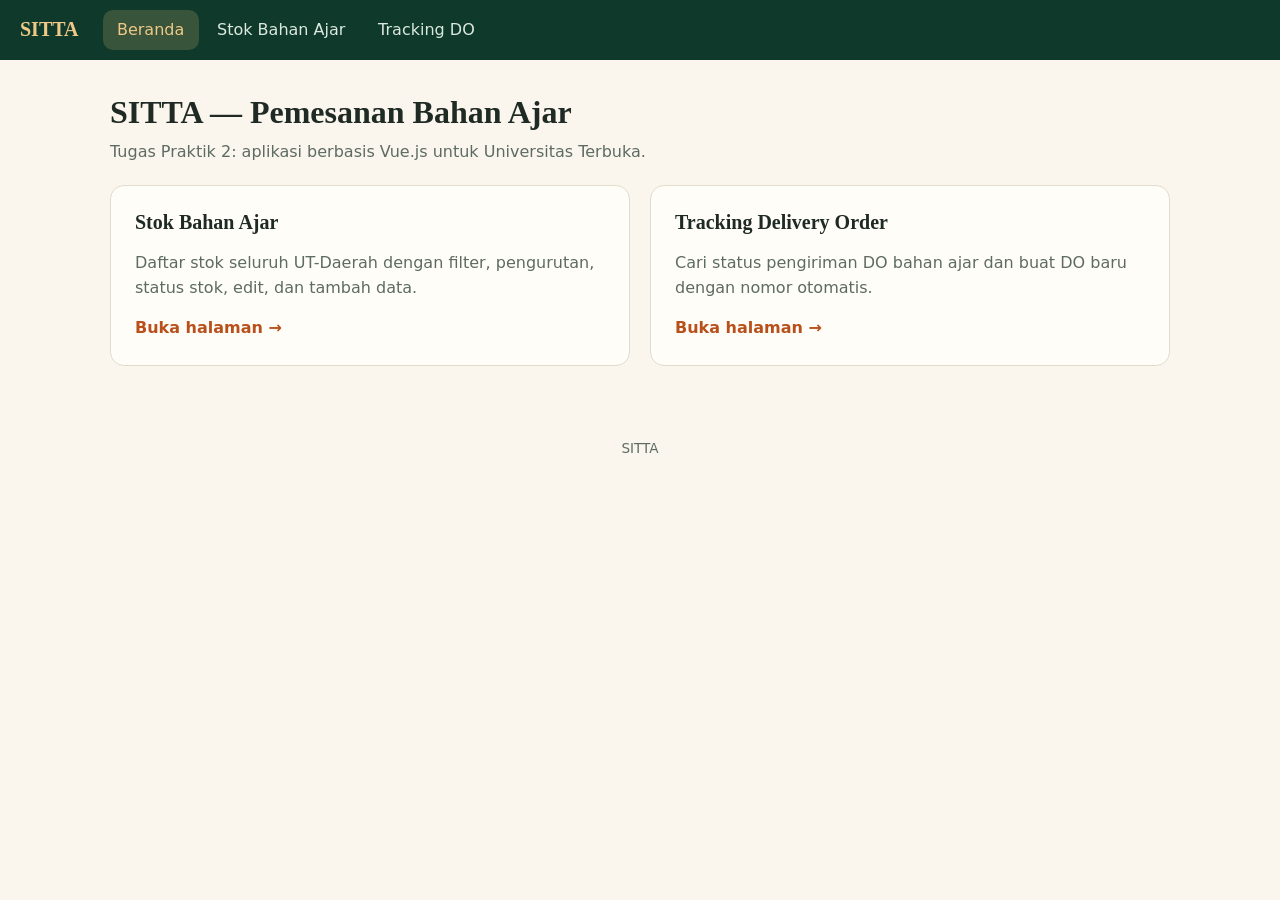
<file: index.html>
<!DOCTYPE html>
<html lang="id">
<head>
  <meta charset="UTF-8">
  <meta name="viewport" content="width=device-width, initial-scale=1">
  <title>SITTA — Beranda</title>
  <link rel="stylesheet" href="css/style.css">
</head>
<body>
  <header class="topbar">
    <a class="brand" href="index.html">SITTA</a>
    <nav aria-label="Navigasi utama">
      <a href="index.html" aria-current="page">Beranda</a>
      <a href="stok.html">Stok Bahan Ajar</a>
      <a href="tracking.html">Tracking DO</a>
    </nav>
  </header>

  <main class="container">
    <div class="page-head">
      <h1>SITTA — Pemesanan Bahan Ajar</h1>
      <p>Tugas Praktik 2: aplikasi berbasis Vue.js untuk Universitas Terbuka.</p>
    </div>

    <section class="menu-grid" aria-label="Menu halaman">
      <a class="menu-card" href="stok.html">
        <h2>Stok Bahan Ajar</h2>
        <p>Daftar stok seluruh UT-Daerah dengan filter, pengurutan, status stok, edit, dan tambah data.</p>
        <span class="menu-go">Buka halaman &rarr;</span>
      </a>
      <a class="menu-card" href="tracking.html">
        <h2>Tracking Delivery Order</h2>
        <p>Cari status pengiriman DO bahan ajar dan buat DO baru dengan nomor otomatis.</p>
        <span class="menu-go">Buka halaman &rarr;</span>
      </a>
    </section>
  </main>

  <footer>SITTA</footer>
</body>
</html>
</file>
<file: css/style.css>
/* =========================================================
   style.css — CSS ringan untuk SITTA Vue (Tugas Praktik 2)
   Tema "Hutan & Terakota"
   ========================================================= */
:root {
  --ink: #1f2a24;
  --ink-soft: #5d6b62;
  --forest: #1f5c46;
  --forest-deep: #0f3a2b;
  --accent: #b9501b;
  --accent-deep: #9c4112;
  --sand: #f0c987;
  --paper: #faf6ee;
  --white: #fffdf8;
  --line: #e3dccc;
  --hijau: #1d7a4a;
  --oranye: #c76a00;
  --merah: #c0392b;
  --radius: 14px;
  font-family: "Segoe UI", system-ui, -apple-system, Arial, sans-serif;
}

*, *::before, *::after { box-sizing: border-box; }
body { margin: 0; background: var(--paper); color: var(--ink); line-height: 1.55; font-size: 16px; }
h1, h2, h3 { font-family: Georgia, "Times New Roman", serif; line-height: 1.25; margin: 0 0 .5rem; }
h2 { font-size: 1.25rem; }
a { color: var(--forest); }
[hidden], [v-cloak] { display: none !important; }
:focus-visible { outline: 3px solid var(--accent); outline-offset: 2px; }

/* ---------- Navigasi ---------- */
.topbar { background: var(--forest-deep); display: flex; flex-wrap: wrap; align-items: center; gap: .5rem 1.5rem; padding: .6rem 1.25rem; }
.brand { font-family: Georgia, serif; font-weight: 700; font-size: 1.25rem; color: var(--sand); text-decoration: none; }
.topbar nav { display: flex; flex-wrap: wrap; gap: .25rem; }
.topbar nav a { color: #dbe8e0; text-decoration: none; padding: .5rem .9rem; border-radius: 10px; }
.topbar nav a:hover { background: rgba(255,255,255,.1); }
.topbar nav a[aria-current="page"] { background: rgba(240,201,135,.18); color: var(--sand); }

/* ---------- Tata letak umum ---------- */
.container { max-width: 1100px; margin: 0 auto; padding: 2rem 1.25rem 3rem; }
.page-head { margin-bottom: 1.25rem; }
.page-head h1 { font-size: 2rem; }
.page-head p { color: var(--ink-soft); margin: 0; }
.panel { background: var(--white); border: 1px solid var(--line); border-radius: var(--radius); padding: 1.25rem 1.5rem; margin-bottom: 1.25rem; }
.panel-head { display: flex; justify-content: space-between; align-items: center; gap: 1rem; flex-wrap: wrap; }
footer { text-align: center; color: var(--ink-soft); font-size: .85rem; padding: 1.5rem; }

/* ---------- Menu beranda ---------- */
.menu-grid { display: grid; grid-template-columns: repeat(auto-fit, minmax(280px, 1fr)); gap: 1.25rem; }
.menu-card { display: block; background: var(--white); border: 1px solid var(--line); border-radius: var(--radius); padding: 1.5rem; text-decoration: none; color: inherit; transition: transform .15s, box-shadow .15s; }
.menu-card:hover { transform: translateY(-3px); box-shadow: 0 10px 24px rgba(31,42,36,.1); }
.menu-card p { color: var(--ink-soft); }
.menu-go { color: var(--accent); font-weight: 700; }

/* ---------- Tombol & form ---------- */
.btn { border: 0; border-radius: 10px; padding: .6rem 1.2rem; font: inherit; font-weight: 700; cursor: pointer; }
.btn-primary { background: var(--accent); color: #fff; }
.btn-primary:hover { background: var(--accent-deep); }
.btn-secondary { background: var(--forest); color: #fff; }
.btn-secondary:hover { background: var(--forest-deep); }
.btn:disabled { opacity: .45; cursor: not-allowed; }
.btn-link { background: none; border: 0; color: var(--forest); font: inherit; font-weight: 600; cursor: pointer; padding: .15rem .35rem; }
.btn-link:hover { text-decoration: underline; }

.field { display: flex; flex-direction: column; gap: .3rem; margin-bottom: 1rem; }
.field label { font-weight: 600; font-size: .92rem; }
input, select { font: inherit; padding: .55rem .7rem; border: 1.5px solid var(--line); border-radius: 10px; background: #fff; color: var(--ink); min-width: 0; }
input:focus, select:focus { border-color: var(--forest); }
input[readonly] { background: #f1ece0; }
.salah { border-color: var(--merah); }
.err { color: var(--merah); font-size: .85rem; }
.peringatan { color: var(--oranye); font-size: .85rem; }
.hint-kecil { color: var(--ink-soft); font-size: .9rem; margin: .25rem 0 0; }
.inline { display: flex; gap: .5rem; flex-wrap: wrap; }
.inline > * { flex: 1 1 auto; }
.form-grid { display: grid; grid-template-columns: repeat(auto-fit, minmax(210px, 1fr)); gap: 0 1rem; align-items: start; }
.field.lebar { grid-column: 1 / -1; }
.form-aksi { display: flex; gap: .75rem; flex-wrap: wrap; margin-top: .5rem; }
.petunjuk { background: #eef5f0; border-left: 4px solid var(--forest); padding: .5rem .8rem; border-radius: 0 8px 8px 0; margin: .25rem 0 1rem; }
.dua-kolom { display: grid; grid-template-columns: 1fr 1fr; gap: 0 1rem; }

/* ---------- Filter ---------- */
.filter-grid { display: grid; grid-template-columns: repeat(auto-fit, minmax(220px, 1fr)); gap: 0 1rem; align-items: start; }
.filter-aksi { display: flex; justify-content: space-between; align-items: center; gap: 1rem; flex-wrap: wrap; margin-top: .25rem; }
.cek { display: flex; align-items: center; gap: .5rem; font-weight: 600; cursor: pointer; }
.cek input { width: 1.1rem; height: 1.1rem; }

/* ---------- Ringkasan & status ---------- */
.ringkasan { display: grid; grid-template-columns: repeat(3, 1fr); gap: 1rem; margin-bottom: 1.25rem; }
.kartu { background: var(--white); border: 1px solid var(--line); border-radius: var(--radius); padding: .9rem 1.1rem; border-left-width: 6px; }
.kartu strong { display: block; font-size: 1.8rem; line-height: 1.1; }
.kartu.aman { border-left-color: var(--hijau); }  .kartu.aman strong { color: var(--hijau); }
.kartu.menipis { border-left-color: var(--oranye); } .kartu.menipis strong { color: var(--oranye); }
.kartu.kosong { border-left-color: var(--merah); } .kartu.kosong strong { color: var(--merah); }

.status { font-weight: 700; white-space: nowrap; }
.status.aman { color: var(--hijau); }
.status.menipis { color: var(--oranye); }
.status.kosong { color: var(--merah); }
.status.info { color: var(--forest); }

.alert { background: #fff1e0; border: 1px solid #f0c48a; color: #8a4b00; padding: .75rem 1rem; border-radius: 10px; margin-bottom: 1rem; }
.toast { background: var(--forest); color: #fff; padding: .7rem 1rem; border-radius: 10px; margin-bottom: 1rem; }

/* ---------- Tabel ---------- */
.table-wrap { overflow-x: auto; }
table { width: 100%; border-collapse: collapse; font-size: .93rem; }
th, td { text-align: left; padding: .65rem .8rem; border-bottom: 1px solid var(--line); white-space: nowrap; vertical-align: top; }
td.wrap { white-space: normal; min-width: 170px; }
th { background: var(--forest-deep); color: #fff; font-weight: 600; }
td.num, th.num { text-align: right; }
tbody tr:hover { background: #f4efe2; }
tr.baris-kosong { background: #fdeceb; }
.empty { color: var(--ink-soft); text-align: center; padding: 1.25rem; }
.catatan-kaki { color: var(--ink-soft); font-size: .9rem; }

/* ---------- Tracking ---------- */
.search-row { display: flex; gap: .75rem; flex-wrap: wrap; align-items: flex-end; }
.search-row .field { flex: 1 1 260px; margin: 0; }
.result-head { background: var(--forest); color: #fff; border-radius: var(--radius); padding: 1.1rem 1.4rem; margin-bottom: 1.25rem; }
.result-head small { color: #cfe0d6; }
.result-head h3 { font-size: 1.5rem; margin: .1rem 0; }
.progress { display: flex; gap: .35rem; margin: 1rem 0 .4rem; }
.progress span { flex: 1; height: 10px; border-radius: 5px; background: var(--line); }
.progress span.done { background: var(--accent); }
.progress-labels { display: flex; justify-content: space-between; font-size: .8rem; color: var(--ink-soft); }
.detail-list { display: grid; grid-template-columns: max-content 1fr; gap: .4rem 1.5rem; margin: 1.25rem 0 0; }
.detail-list dt { color: var(--ink-soft); }
.detail-list dd { margin: 0; font-weight: 600; }
.isi-paket, .detail-paket ul { margin: .5rem 0 0; padding-left: 1.2rem; }
.detail-paket { background: #f4efe2; border-radius: 10px; padding: .8rem 1rem; margin-bottom: 1rem; }
.detail-paket h3 { font-size: 1rem; margin-bottom: .2rem; }
.timeline { list-style: none; padding: 0; margin: 0; border-left: 3px solid var(--sand); }
.timeline li { padding: 0 0 1rem 1.2rem; position: relative; }
.timeline li::before { content: ""; position: absolute; left: -10px; top: .35rem; width: 15px; height: 15px; border-radius: 50%; background: var(--accent); border: 3px solid var(--white); }
.timeline time { display: block; font-size: .82rem; color: var(--ink-soft); }

/* ---------- Modal ---------- */
.modal-backdrop { position: fixed; inset: 0; background: rgba(15,35,27,.6); display: flex; align-items: center; justify-content: center; padding: 1rem; z-index: 50; }
.modal { background: var(--white); border-radius: 18px; padding: 1.5rem; width: 100%; max-width: 440px; max-height: 92vh; overflow-y: auto; box-shadow: 0 20px 50px rgba(0,0,0,.3); }
.modal-actions { display: flex; gap: .75rem; justify-content: flex-end; margin-top: .5rem; }

@media (max-width: 640px) {
  .ringkasan { grid-template-columns: 1fr; }
  .dua-kolom { grid-template-columns: 1fr; }
}
</file>
